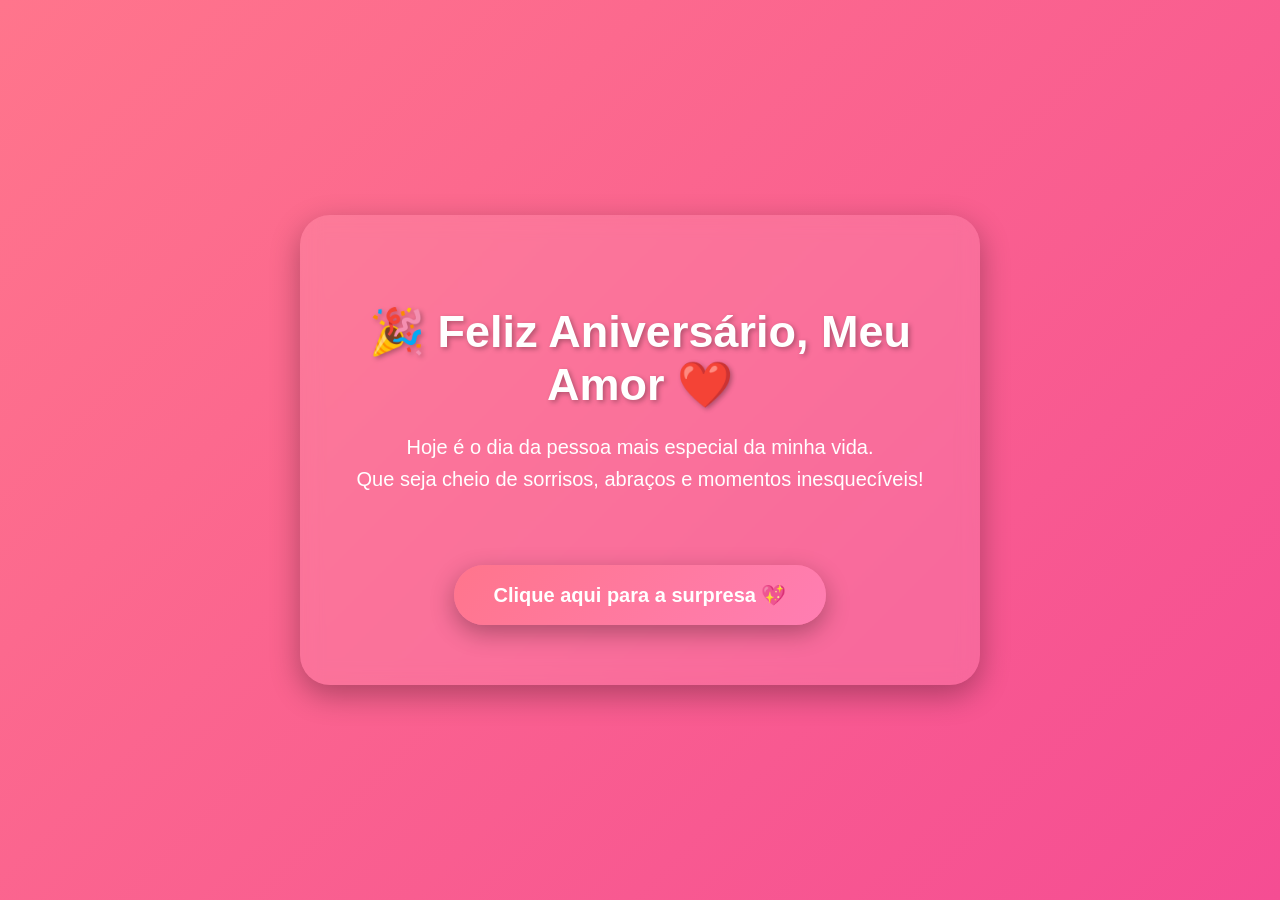
<file: index.html>
<!DOCTYPE html>
<html lang="pt-br">

<head>
    <meta charset="UTF-8">
    <meta name="viewport" content="width=device-width, initial-scale=1.0">
    <title>Feliz Aniversário ❤️</title>
    <link rel="icon" href="./midia/favicon.png" type="image/png">
    <link rel="stylesheet" href="./css/style.css">
    <link rel="stylesheet" href="./css/query.css">
</head>

<body class="inicio-body">

    <div class="inicio-container fade-in">

        <h1>🎉 Feliz Aniversário, Meu Amor ❤️</h1>

        <p class="inicio-texto">
            Hoje é o dia da pessoa mais especial da minha vida.<br>
            Que seja cheio de sorrisos, abraços e momentos inesquecíveis!
        </p>

        <button id="btnSurpresa" class="btn-inicio">
            Clique aqui para a surpresa 💖
        </button>

        <div class="hearts-container"></div>

    </div>
    <script src="./js/script.js"></script>
    <script>
        // JS DIRETO NO HTML - NUNCA FALHA
        document.addEventListener("DOMContentLoaded", function () {
            const btn = document.getElementById("btnSurpresa");
            btn.addEventListener("click", function () {
                this.classList.add("explode");
                setTimeout(() => {
                    window.location.href = "surpresa.html";
                }, 800);
            });

                // Corações flutuando
                setInterval(() => {
                    const heart = document.createElement("div");
                    heart.innerText = "❤️";
                    heart.classList.add("hearts");
                    heart.style.cssText = `
                    position: fixed; bottom: -50px; left: ${Math.random() * 100}vw;
                    font-size: ${Math.random() * 20 + 15}px; pointer-events: none;
                    animation: float 5s linear forwards;
                `;
                    document.body.appendChild(heart);
                    setTimeout(() => heart.remove(), 5000);
                }, 400);
            });

            // CORAÇÕES SUBINDO
            setInterval(() => {

                const heart = document.createElement("div");
                heart.innerText = "❤️";
                heart.classList.add("hearts");

                heart.style.left = Math.random() * 100 + "vw";
                heart.style.fontSize = (Math.random() * 20 + 15) + "px";

                document.body.appendChild(heart);

                setTimeout(() => {
                    heart.remove();
                }, 5000);

            }, 400);
    </script>
</body>

</html>
</file>
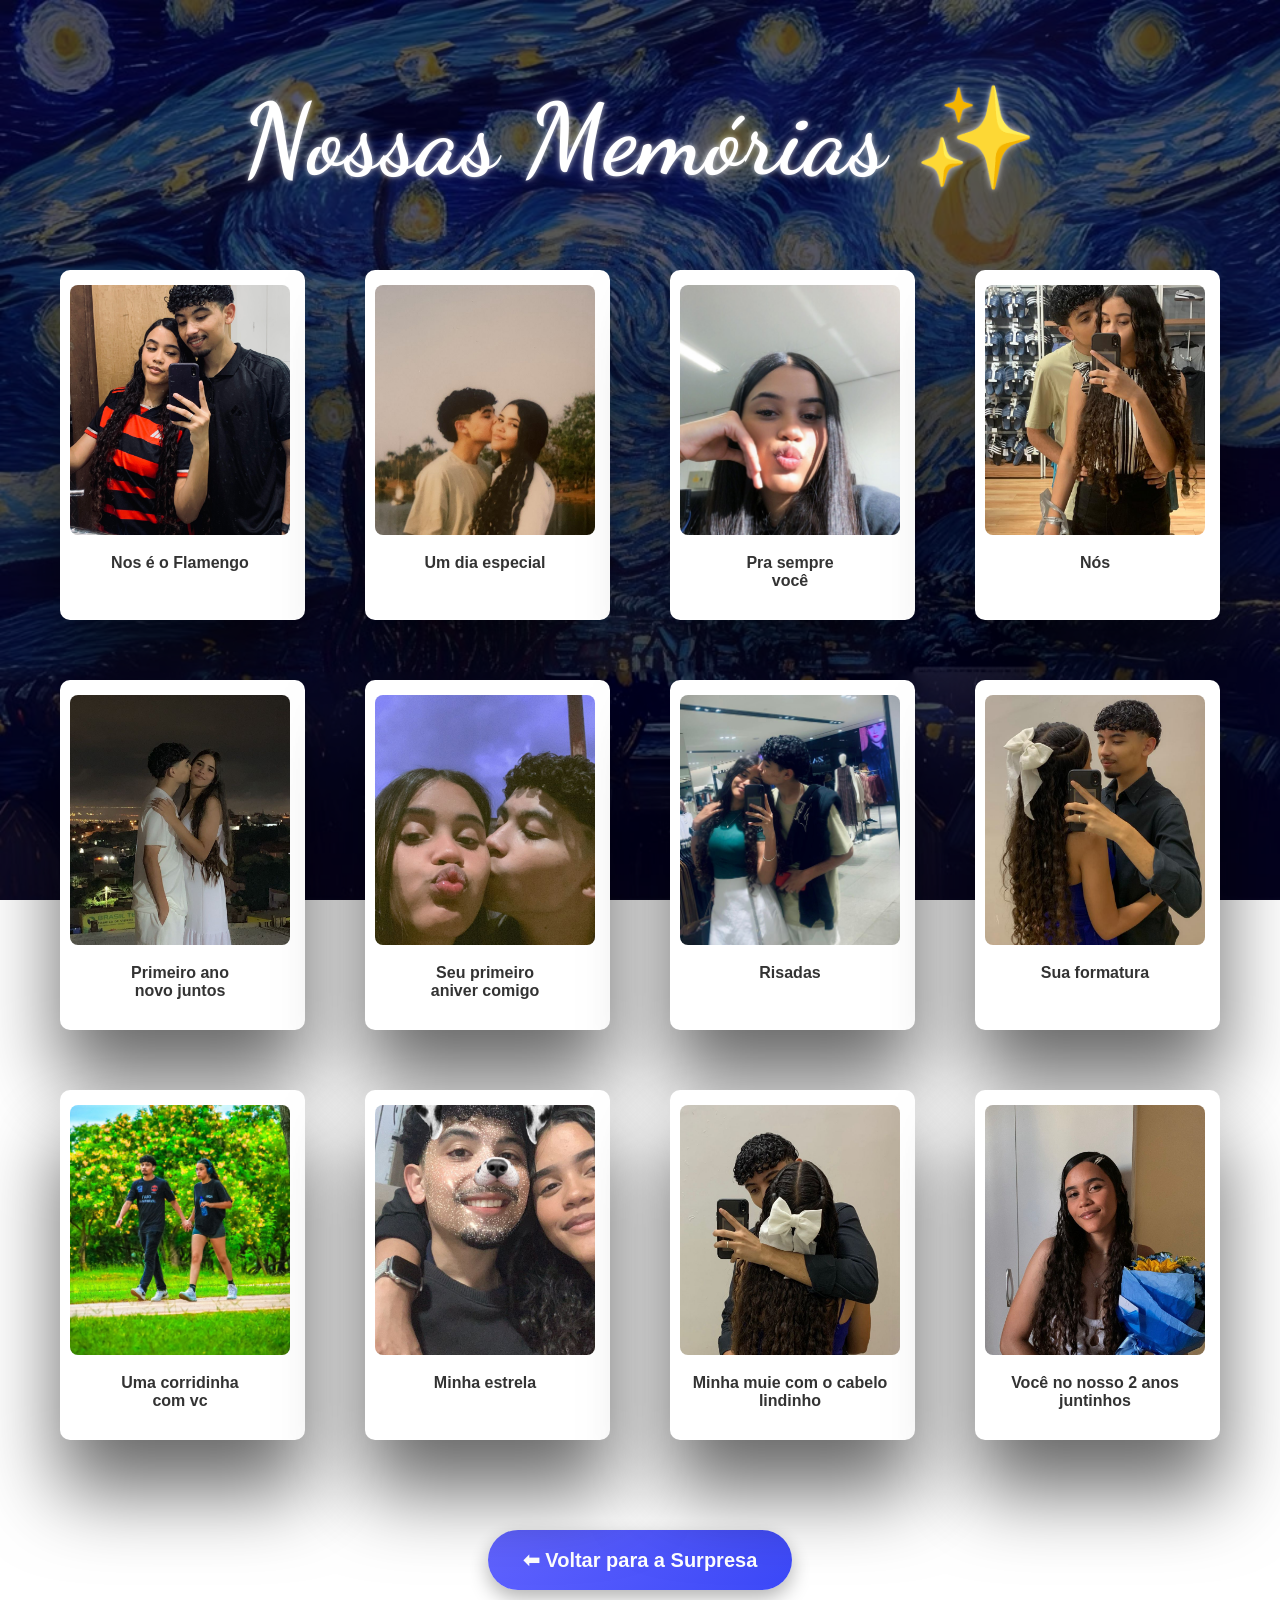
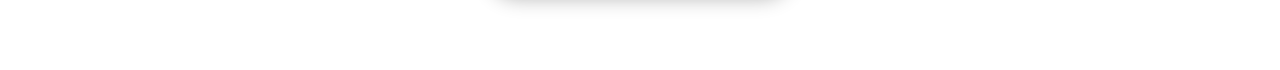
<file: galeria.html>
<!DOCTYPE html>
<html lang="pt-br">

<head>
    <meta charset="UTF-8">
    <meta name="viewport" content="width=device-width, initial-scale=1.0">
    <title>Nossas Memórias</title>
    <link rel="stylesheet" href="./css/galeria.css">
    <link rel="stylesheet" href="./css/query.css">
    <link rel="icon" href="./midia/favicon.png" type="image/png">
    <link href="https://fonts.googleapis.com/css2?family=Dancing+Script:wght@600;700&display=swap" rel="stylesheet">
</head>

<body>

    <body>
        <div class="container">
            <h1>Nossas Memórias ✨</h1>

            <div class="galeria">

                <div class="polaroid"><img src="./midia/img1.png"><span>Nos é o Flamengo</span></div>
                <div class="polaroid"><img src="./midia/img2.png"><span>Um dia especial</span></div>
                <div class="polaroid"><img src="./midia/img3.png"><span>Pra sempre <br> você</span></div>
                <div class="polaroid"><img src="./midia/img4.png"><span>Nós</span></div>

                <div class="polaroid"><img src="./midia/img5.png"><span>Primeiro ano <br> novo juntos</span></div>
                <div class="polaroid"><img src="./midia/img6.png"><span>Seu primeiro <br> aniver comigo</span></div>
                <div class="polaroid"><img src="./midia/img7.png"><span>Risadas</span></div>
                <div class="polaroid"><img src="./midia/img8.png"><span>Sua formatura</span></div>

                <div class="polaroid"><img src="./midia/img9.png"><span>Uma corridinha <br> com vc</span></div>
                <div class="polaroid"><img src="./midia/img10.png"><span>Minha estrela</span></div>
                <div class="polaroid"><img src="./midia/img11.png "><span>Minha muie com o cabelo lindinho</span></div>
                <div class="polaroid"><img src="./midia/img12.png"><span>Você no nosso 2 anos <br> juntinhos</span>
                </div>

            </div>

            <div style="margin-top: 60px;">
                <a href="./surpresa.html">
                    <button>⬅ Voltar para a Surpresa</button>
                </a>
            </div>

        </div>

        <style>
            body {
                font-family: 'Segoe UI', sans-serif;
                min-height: 100vh;
                background: url("./midia/vangog.jpg") center/cover no-repeat fixed;
                overflow-x: hidden;
                position: relative;
                color: white;
            }
        </style>

    </body>

</html>
</file>
<file: css/style.css>
body {
    margin: 0;
    padding: 0;
    font-family: 'Segoe UI', sans-serif;
    background: linear-gradient(135deg, #ff657f, #c73572);
    display: flex;
    justify-content: center;
    align-items: center;
    min-height: 100vh;
    text-align: center;
    color: white;
    overflow-x: hidden;
}

.inicio-body {
    margin: 0;
    padding: 0;
    font-family: 'Segoe UI', sans-serif;
    background: linear-gradient(135deg, #ff758c, #f54d93);
    display: flex;
    justify-content: center;
    align-items: center;
    height: 100vh;
    color: white;
    text-align: center;
    overflow: hidden;
}

.inicio-container {
    background: rgba(255, 255, 255, 0.1);
    padding: 60px 40px;
    border-radius: 30px;
    backdrop-filter: blur(10px);
    box-shadow: 0 10px 30px rgba(0, 0, 0, 0.3);
    max-width: 600px;
}

.inicio-container h1 {
    font-size: 45px;
    margin-bottom: 20px;
    text-shadow: 2px 2px 5px rgba(0, 0, 0, 0.3);
}

.inicio-texto {
    font-size: 20px;
    line-height: 1.6;
    margin-bottom: 40px;
}

.btn-inicio {
    padding: 18px 40px;
    font-size: 20px;
    font-weight: bold;
    border: none;
    border-radius: 50px;
    background: linear-gradient(135deg, #ff758c, #ff7eb3);
    color: white;
    cursor: pointer;
    transition: transform 0.3s, box-shadow 0.3s, background 0.3s;
    box-shadow: 0 8px 25px rgba(0, 0, 0, 0.3);
}

.btn-inicio:hover {
    transform: scale(1.1) rotate(-2deg);
    box-shadow: 0 12px 35px rgba(0, 0, 0, 0.4);
    background: linear-gradient(135deg, #ff4f81, #ff8fc1);
}

.emoji {
    position: fixed;
    font-size: 28px;
    pointer-events: none;
    animation: explodir 1s ease-out forwards;
    z-index: 9999;
}

@keyframes explodir {
    0% {
        transform: translate(0, 0) scale(1);
        opacity: 1;
    }

    100% {
        transform: translate(var(--x), var(--y)) scale(1.5);
        opacity: 0;
    }
}

#surpresa {
    display: none;
    padding: 60px 20px;
}


.container {
    max-width: 900px;
    width: 90%;
    margin: 60px 0;
    background: rgba(255, 255, 255, 0.1);
    padding: 40px;
    border-radius: 20px;
    backdrop-filter: blur(10px);
    box-shadow: 0 0 30px rgba(0, 0, 0, 0.2);
}

h1 {
    font-size: 35px;
}


button {
    padding: 18px 35px;
    font-size: 20px;
    font-weight: bold;
    border: none;
    border-radius: 40px;
    background: linear-gradient(135deg, #ff758c, #f83c8a);
    color: white;
    cursor: pointer;
    transition: transform 0.3s, box-shadow 0.3s, background 0.3s;
    box-shadow: 0 8px 20px rgba(0, 0, 0, 0.3);
    margin-top: 30px;
}

button:hover {
    transform: scale(1.1) rotate(-2deg);
    box-shadow: 0 12px 30px rgba(0, 0, 0, 0.4);
    background: linear-gradient(135deg, #ff4f81, #ff8fc1);
}

.explode {
    animation: explode 0.8s forwards;
}

@keyframes explode {
    0% {
        transform: scale(1);
    }

    50% {
        transform: scale(1.5);
        opacity: 0.7;
    }

    100% {
        transform: scale(0);
        opacity: 0;
    }
}

.hidden {
    display: none;
}

.fade-in {
    animation: fadeIn 1.5s ease-in-out;
}

@keyframes fadeIn {
    from {
        opacity: 0;
        transform: translateY(30px);
    }

    to {
        opacity: 1;
        transform: translateY(0);
    }
}

.texto-romantico {
    max-width: 750px;
    margin: 40px auto;
    font-size: 20px;
    line-height: 1.8;
    text-align: justify;
    text-indent: 40px;
}

.poema {
    max-width: 700px;
    margin: 20px auto;
    font-size: 20px;
    line-height: 1.6;
    text-align: justify;
    font-style: italic;
    color: #fff;
}

.poema-container {
    margin-bottom: 50px;
}

.fotos img {
    width: 220px;
    height: 240px;
    object-fit: cover;
    border: 10px solid white;
    border-bottom: 40px solid white;
    border-radius: 8px;
    box-shadow: 0 10px 20px rgba(0, 0, 0, 0.3);
    transition: transform 0.3s ease, box-shadow 0.3s ease;
    transform: rotate(-2deg);
}

.fotos img:hover {
    transform: rotate(1deg) scale(1.05);
    box-shadow: 0 15px 25px rgba(0, 0, 0, 0.4);
}

.fotos img::after {
    content: attr(alt);
    display: block;
    text-align: center;
    margin-top: 5px;
    font-size: 14px;
    color: white;
}



h2 {
    font-size: 35px;
}

p {
    text-align: center;
    margin-left: auto;
    margin-right: auto;
    max-width: 750px;
}

.hearts {
    position: fixed;
    bottom: -10px;
    animation: float 5s linear forwards;
    pointer-events: none;
    z-index: 1;
}

@keyframes float {
    from {
        transform: translateY(0);
        opacity: 1;
    }

    to {
        transform: translateY(-110vh);
        opacity: 0;
    }
}


.player {
    background: linear-gradient(145deg, hwb(320 33% 0%), #000000);
    padding: 30px;
    border-radius: 25px;
    width: 90%;
    max-width: 380px;
    margin: 60px auto;
    text-align: center;
    box-shadow: 0 15px 35px rgba(0, 0, 0, 0.4);
    transition: 0.4s;
    margin-bottom: 50px;
    box-sizing: border-box;
}

.player:hover {
    transform: scale(1.03);
}

.capa {
    width: 100%;
    max-width: 220px;
    height: 200;
    border-radius: 10px;
    object-fit: cover;
    margin-bottom: 20px;
    box-shadow: 0 10px 30px rgba(0, 0, 0, 0.4);
}

.info {
    margin-bottom: 20px;
}

.musica {
    font-size: 22px;
    font-weight: bold;
    display: block;
}

.artista {
    font-size: 16px;
    opacity: 0.8;
    display: block;
    margin-top: 5px;
}

.controles {
    display: flex;
    flex-direction: column;
    align-items: center;
    gap: 15px;
}

.barra-tempo {
    display: flex;
    align-items: center;
    gap: 10px;
    width: 100%;
}

#playBtn {
    background: white;
    color: #6a0dad;
    border: none;

    width: 60px;
    height: 60px;
    border-radius: 50%;

    display: flex;
    justify-content: center;
    align-items: center;

    font-size: 22px;
    cursor: pointer;
    transition: 0.3s;
    padding: 0;
}

#playBtn:hover {
    transform: scale(1.1);
}

#progress {
    width: 100%;
    cursor: pointer;
}


h3 {
    font-size: 35px;
    margin-top: 60px;
}

.video-container {
    margin: 60px auto 40px auto;
    width: 95%;
    max-width: 900px;
    padding: 20px;
    border-radius: 25px;
    background: rgba(255, 255, 255, 0.1);
    backdrop-filter: blur(10px);
    box-shadow: 0 10px 25px rgba(0, 0, 0, 0.4);
    display: inline-block;
    justify-content: center;
}

.video-container video {
    width: 100%;
    max-width: 350px; 
    aspect-ratio: 9/16; 
    border-radius: 20px;
    box-shadow: 0 8px 20px rgba(0, 0, 0, 0.3);
}

.btn-video {    
    padding: 18px 35px;
    font-size: 20px;
    font-weight: bold;
    border: none;
    border-radius: 40px;
    background: linear-gradient(135deg, #ff758c, #ff7eb3);
    color: white;
    cursor: pointer;
    transition: transform 0.3s, box-shadow 0.3s, background 0.3s;
    box-shadow: 0 8px 20px rgba(0, 0, 0, 0.3);
    margin-bottom: 40px;
}

.btn-video:hover {
    transform: scale(1.05) rotate(-2deg);
    box-shadow: 0 12px 30px rgba(0, 0, 0, 0.4);
    background: linear-gradient(135deg, #ff4f81, #ff8fc1);
}

.texto-aniversario {
    max-width: 750px;
    margin: 15px auto;
    font-size: 20px;
    line-height: 1.6;
    text-align: justify;
    text-indent: 40px;
}

.spotify-box {
    margin-top: 20px;
    display: inline-block;
}

.spotify-box a {
    display: flex;
    align-items: center;
    gap: 12px;
    background: linear-gradient(135deg, #000000, #000000);
    padding: 12px 20px;
    border-radius: 12px;
    text-decoration: none;
    color: white;
    font-weight: 600;
    transition: all 0.3s ease;
}

.spotify-box a:hover {
    transform: scale(1.05) rotate(-2deg);
    box-shadow: 0 12px 30px rgba(0, 0, 0, 0.4);
    background: #24b41f;
}

.spotify-logo {
    width: 28px;
    height: 28px;
}

.linha {
    width: 100%;
    display: flex;
    justify-content: center; 
    overflow: hidden; 
    margin-top: 40px;
    margin-bottom: 30px;
}

.linha img {
    width:500px; 
    height: auto;
    display: block;
}
</file>
<file: css/query.css>
@media (max-width: 430px) {

    .inicio-body {
        padding: 20px;
        height: auto;
        min-height: 100vh;
    }

    .inicio-container {
        padding: 35px 20px;
        border-radius: 20px;
        max-width: 100%;
    }

    .inicio-container h1 {
        font-size: 28px;
        margin-bottom: 15px;
    }

    .inicio-texto {
        font-size: 16px;
        margin-bottom: 30px;
        line-height: 1.5;
    }

    .btn-inicio {
        width: 100%;
        padding: 15px;
        font-size: 16px;
        border-radius: 40px;
    }

}

@media screen and (max-width: 430px) {

    body {
        padding: 10px;
    }

    h1 {
        font-size: 1.8rem;
        text-align: center;
    }

    p {
        font-size: 1rem;
        text-align: center;
    }

    .container {
        width: 100%;
        padding: 15px;
    }

    button {
        width: 100%;
        padding: 12px;
        font-size: 1rem;
    }

}

@media (max-width: 430px) {

    .player {
        width: 92%;
        padding: 20px;
    }

    .musica {
        font-size: 18px;
    }

    .artista {
        font-size: 14px;
    }

    #playBtn {
        width: 55px;
        height: 55px;
        font-size: 20px;
    }

}

@media (max-width: 430px) {

    h1 {
        font-size: 2.8rem;
        margin-bottom: 30px;
        letter-spacing: 0.5px;
        text-shadow:
            0 0 4px rgba(255, 255, 255, 0.5),
            0 0 8px rgba(255, 255, 255, 0.2);
    }

    .polaroid {
        padding: 10px 10px 40px 10px;
        border-radius: 18px;
        box-shadow: 0 6px 12px rgba(0, 0, 0, 0.2);

        transform: none;
    }

    .polaroid:hover {
        transform: scale(1.03);
    }

    .polaroid img {
        height: 450px;
        border-radius: 20px;
    }

    .polaroid span {
        margin-top: 18px;
        font-size: 15px;
        letter-spacing: 0.5px;
    }

}

@media (max-width: 430px) {

.video-container {
    margin: 60px auto 60px auto;
    width: 380px;
    max-width: 600px;
    padding: 6px;
    border-radius: 20px;
}

.video-container video {
    width: 100%;
    border-radius: 20px;
}
 

.btn-video {
    padding: 16px 28px;
    font-size: 18px;
    border-radius: 40px;
    margin-bottom: 40px;
}

}
</file>
<file: css/galeria.css>
* {
    margin: 0;
    padding: 0;
    box-sizing: border-box;
}

/* Camada escura base */
body::after {
    content: "";
    position: fixed;
    inset: 0;
    background: rgba(0, 0, 40, 0.65);
    z-index: 0;
    transition: 0.3s;
}

.container {
    position: relative;
    z-index: 2;
    max-width: 1200px;
    margin: auto;
    padding: 80px 20px;
    text-align: center;
}

h1 {
    margin-bottom: 70px;
    font-family: 'Dancing Script', cursive;
    font-size: 6.2rem;
    font-weight: 700;
    letter-spacing: 1px;
    color: #ffffff;
    text-shadow:
        0 0 5px rgba(255, 255, 255, 0.6),
        0 0 12px rgba(255, 255, 255, 0.3);
}

/* Galeria organizada */
.galeria {
    display: grid;
    grid-template-columns: repeat(auto-fit, minmax(220px, 1fr));
    gap: 60px;
}

/* Polaroid RETA */
.polaroid {
    background: white;
    padding: 15px 15px 30px 10px;
    border-radius: 10px;
    box-shadow: 0 50px 80px rgba(0, 0, 0, 0.6);
    transition: 0.5s ease;
    cursor: pointer;
    position: relative;
    z-index: 2;
}

/* Hover bonito */
.polaroid:hover {
    transform: scale(1.17);
    box-shadow: 0 35px 70px rgba(0, 0, 0, 0.8);
}

.polaroid img {
    width: 100%;
    height: 250px;
    object-fit: cover;
    border-radius: 8px;
}

.polaroid span {
    display: block;
    margin-top: 15px;
    font-weight: 700;
    color: #333;
}

button {
    padding: 18px 35px;
    font-size: 20px;
    font-weight: bold;
    border: none;
    border-radius: 40px;
    background: linear-gradient(135deg, #6264ff, #3b48f8);
    color: white;
    cursor: pointer;
    transition: transform 0.3s, box-shadow 0.3s, background 0.3s;
    box-shadow: 0 8px 20px rgba(0, 0, 0, 0.3);
    margin-top: 30px;
}

button:hover {
    transform: scale(1.1) rotate(-2deg);
    box-shadow: 0 12px 30px rgba(0, 0, 0, 0.4);
    background: linear-gradient(135deg, #4f5bff, #fff56a);
}

.explode {
    animation: explode 0.8s forwards;
}

@keyframes explode {
    0% {
        transform: scale(1);
    }

    50% {
        transform: scale(1.5);
        opacity: 0.7;
    }

    100% {
        transform: scale(0);
        opacity: 0;
    }
}
</file>
